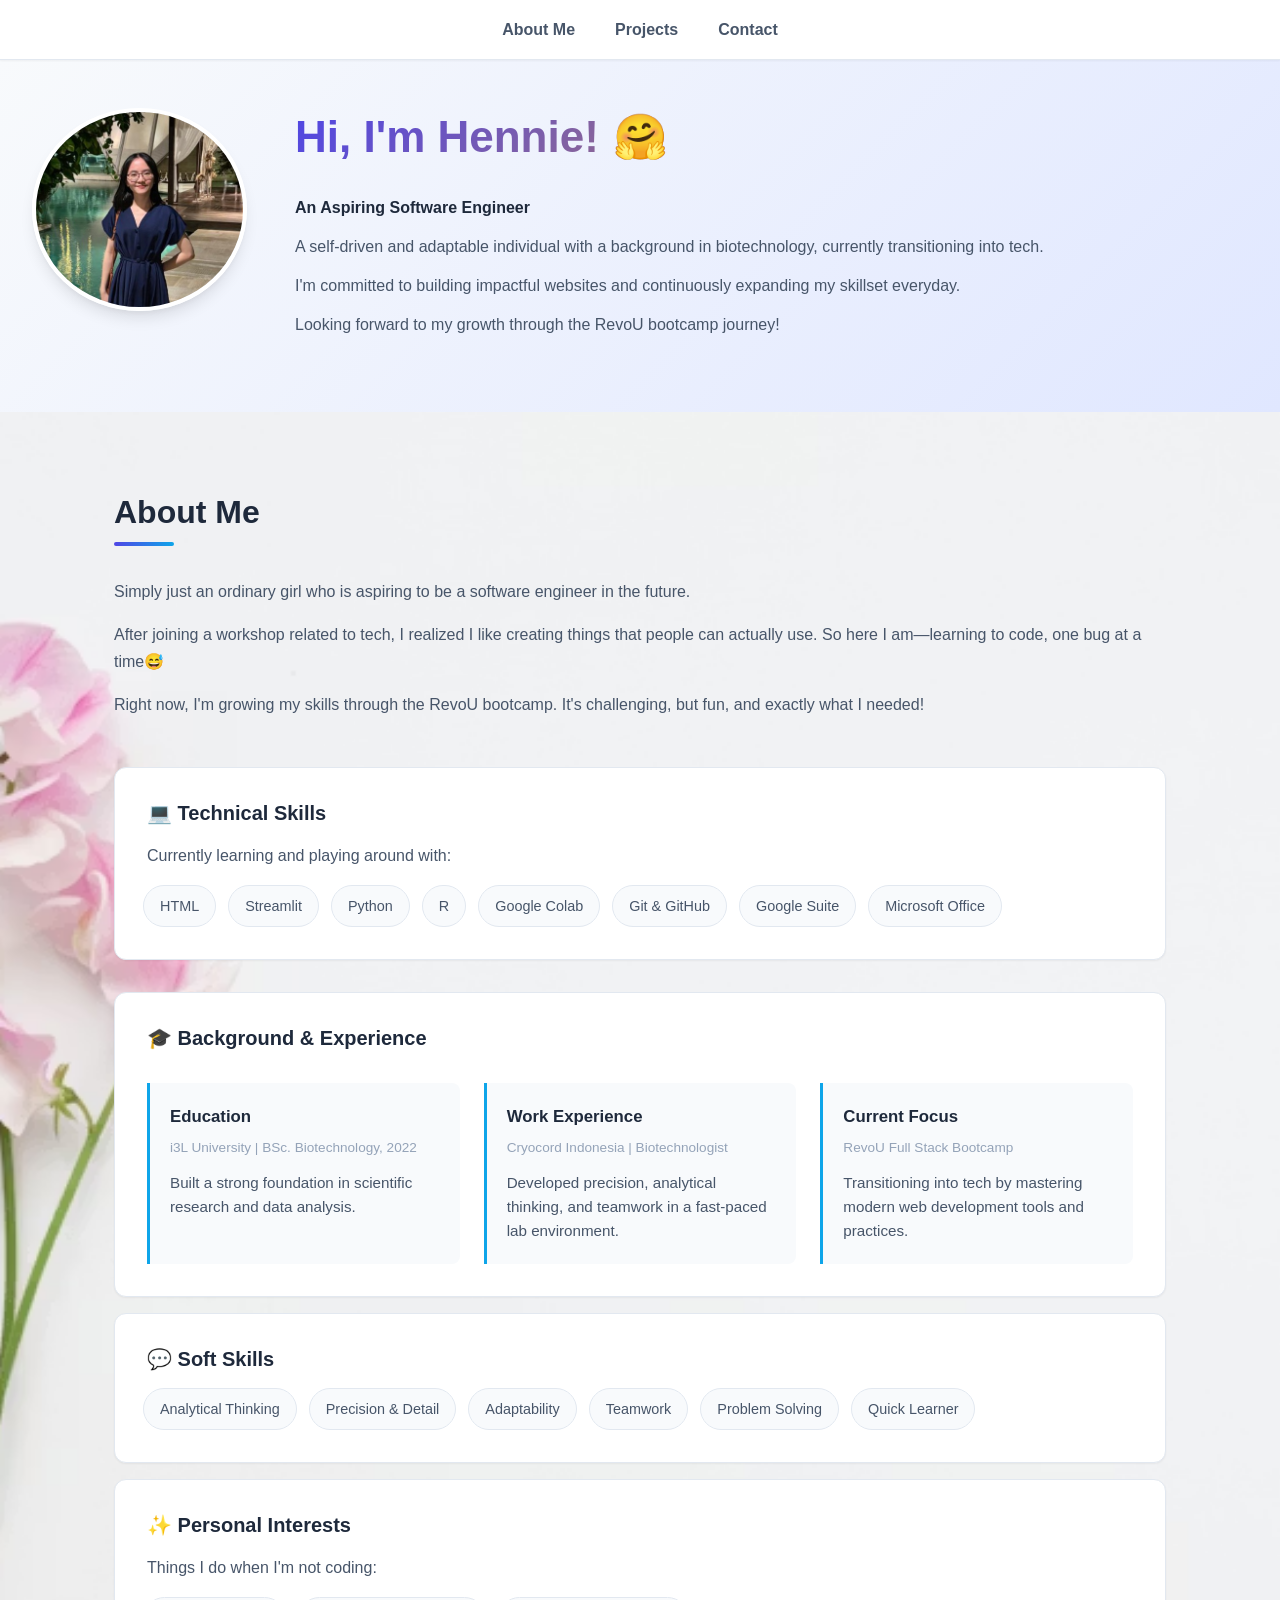
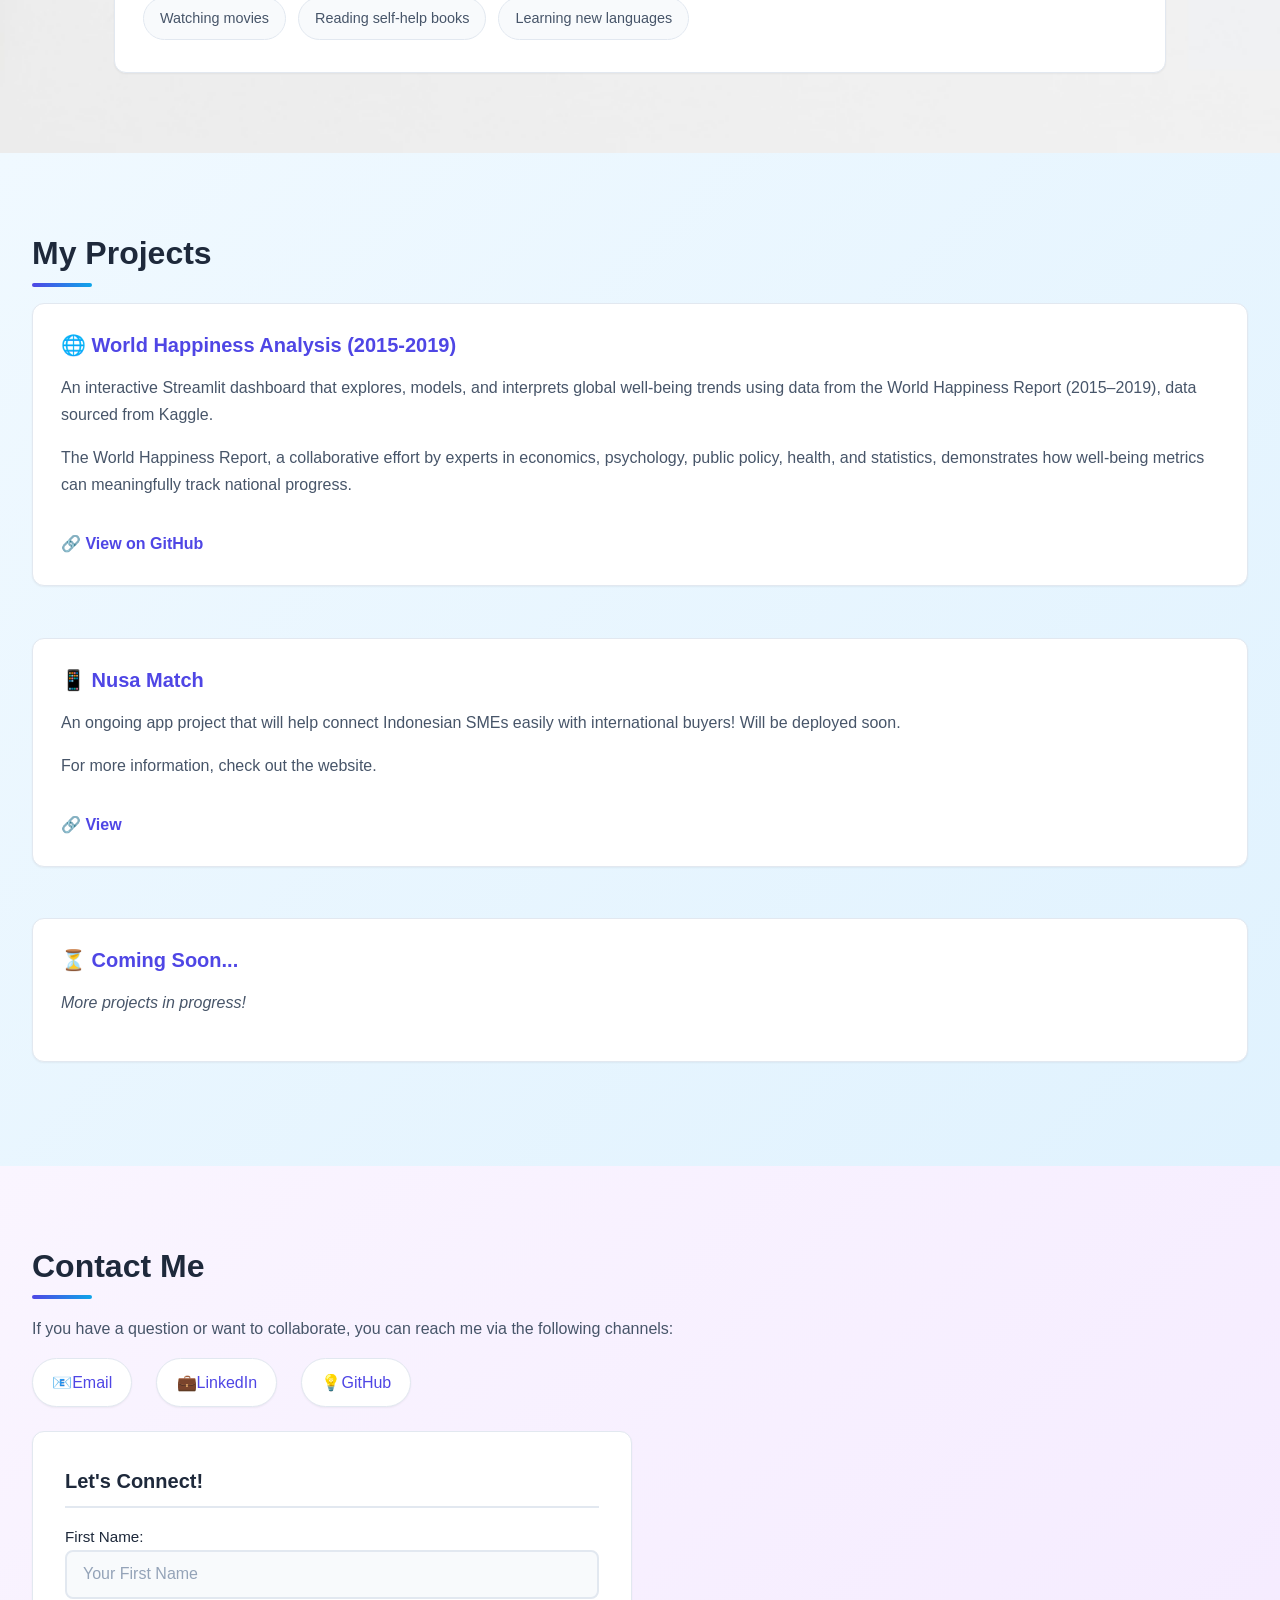
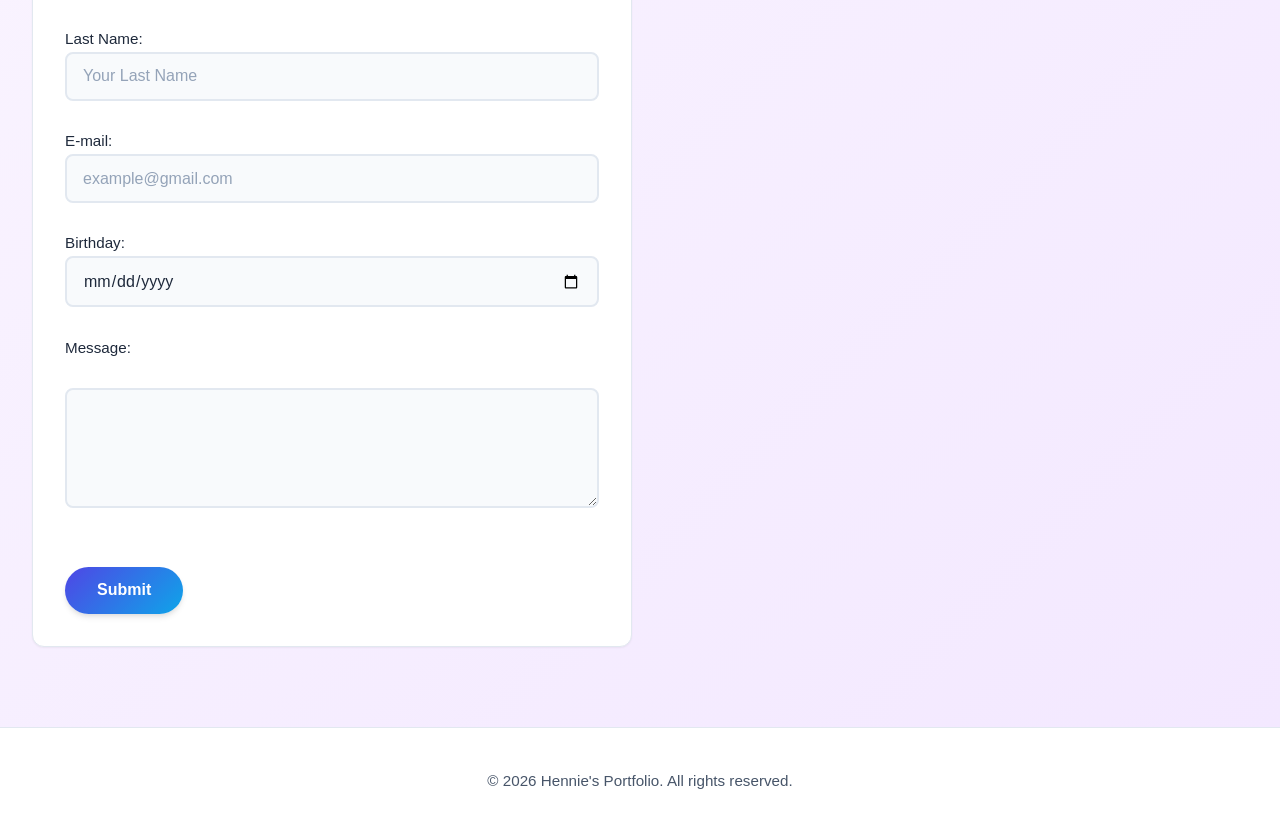
<file: index.html>
<!DOCTYPE html>
<html lang="en">
<head>
    <meta charset="UTF-8">
    <meta name="viewport" content="width=device-width, initial-scale=1.0">
    <title>Hennie's Portfolio</title>
    <link rel="stylesheet" href="index.css">
</head>
<body>

    <header>
        <nav>
            <ul>
                <li><a href="#about"><b>About Me</b></a></li>
                <li><a href="#projects"><b>Projects</b></a></li>
                <li><a href="#contact"><b>Contact</b></a></li>
            </ul>
        </nav>
    </header>

    <main id="main-content">
        <section id="home">
            <img class="home-image" src="./images/my_pic1.JPG" alt="Profile photo of Hennie" width="215">
            <div class="home-content">
                <h1 class="gradient-heading">Hi, I'm Hennie! <span class="emoji">🤗</span></h1>
                <p><strong>An Aspiring Software Engineer</strong></p> 
                <p>A self-driven and adaptable individual with a background in biotechnology, currently transitioning into tech.</p>
                <p>I'm committed to building impactful websites and continuously expanding my skillset everyday.</p>
                <p>Looking forward to my growth through the RevoU bootcamp journey!</p>
            </div>
        </section>

        <!-- About Me Section -->
        <section id="about">
            <div class="container">
                <h2>About Me</h2>
                <div class="about-intro">
                    <p>Simply just an ordinary girl who is aspiring to be a software engineer in the future.</p>
                    <p>After joining a workshop related to tech, I realized I like creating things that people can actually use. So here I am—learning to code, one bug at a time😅</p>
                    <p>Right now, I'm growing my skills through the RevoU bootcamp. It's challenging, but fun, and exactly what I needed!</p>
                </div>

                <!-- Technical Skills -->
                <article class="about-card">
                    <h3>💻 Technical Skills</h3>
                    <p>Currently learning and playing around with:</p>
                    <ul class="skills-list">
                    <li>HTML</li>
                    <li>Streamlit</li>
                    <li>Python</li>
                    <li>R</li>
                    <li>Google Colab</li>
                    <li>Git & GitHub</li>
                    <li>Google Suite</li>
                    <li>Microsoft Office</li>
                    </ul>
                </article>

                <!-- Background -->
                <article class="about-card full-width">
                    <h3>🎓 Background & Experience</h3>
                    <div class="background-grid">
                    <div class="background-item">
                        <strong>Education</strong>
                        <span>i3L University | BSc. Biotechnology, 2022</span>
                        <p>Built a strong foundation in scientific research and data analysis.</p>
                    </div>
                    <div class="background-item">
                        <strong>Work Experience</strong>
                        <span>Cryocord Indonesia | Biotechnologist</span>
                        <p>Developed precision, analytical thinking, and teamwork in a fast-paced lab environment.</p>
                    </div>
                    <div class="background-item">
                        <strong>Current Focus</strong>
                        <span>RevoU Full Stack Bootcamp</span>
                        <p>Transitioning into tech by mastering modern web development tools and practices.</p>
                    </div>
                    </div>
                </article>

                <!-- Soft Skills -->
                <article class="about-card">
                    <h3>💬 Soft Skills</h3>
                    <ul class="skills-list">
                    <li>Analytical Thinking</li>
                    <li>Precision & Detail</li>
                    <li>Adaptability</li>
                    <li>Teamwork</li>
                    <li>Problem Solving</li>
                    <li>Quick Learner</li>
                    </ul>
                </article>

                <!-- Personal Interests -->
                <article class="about-card">
                    <h3>✨ Personal Interests</h3>
                    <p>Things I do when I'm not coding:</p>
                    <ul class="skills-list">
                    <li>Watching movies</li>
                    <li>Reading self-help books</li>
                    <li>Learning new languages</li>
                    </ul>
                </article>
            </div>
        </section>

        <!-- Projects Section -->
        <section id="projects">
            <h2>My Projects</h2>
            <article>
                <h3>🌐 World Happiness Analysis (2015-2019)</h3>
                <p>An interactive Streamlit dashboard that explores, models, and interprets global well-being trends using data from the World Happiness Report (2015–2019), data sourced from Kaggle.</p>
                <p>The World Happiness Report, a collaborative effort by experts in economics, psychology, public policy, health, and statistics, demonstrates how well-being metrics can meaningfully track national progress.</p>
                <a href="https://github.com/hhennie-debug/World-Happiness-Analysis-2015-to-2019" target="_blank" rel="noopener">🔗 View on GitHub</a>
            </article>
            <br>
            <article>
                <h3>📱 Nusa Match</h3>
                <p>An ongoing app project that will help connect Indonesian SMEs easily with international buyers! Will be deployed soon.</p>
                <p>For more information, check out the website.</p>
                <a href="https://www.nusamatch.com/" target="_blank" rel="noopener">🔗 View</a>
            </article>
            <br>
            <article>
                <h3>⏳ Coming Soon...</h3>
                <p><em>More projects in progress!</em></p>
            </article>
        </section>

        <!-- Contact Section -->
        <section id="contact">
            <h2>Contact Me</h2>
            <p>If you have a question or want to collaborate, you can reach me via the following channels:</p>
            <ul>
                <li><a href="mailto:setiawanhennie@gmail.com">📧Email</a></li>
                <li><a href="https://www.linkedin.com/in/henniehennie">💼LinkedIn</a></li>
                <li><a href="https://github.com/setiawanhennie-glitch">💡GitHub</a></li>
            </ul>

        <form action="/action_page.php">
                <fieldset>
                    <legend>Let's Connect!</legend>
                    <label for="fname">First Name:</label>
                    <input type="text" id="fname" name="fname" placeholder="Your First Name" required><br><br>
                    <label for="lname">Last Name:</label>
                    <input type="text" id="lname" name="lname" placeholder="Your Last Name" required><br><br>
                    <label for="email">E-mail:</label>
                    <input type="email" id="email" name="email" placeholder="example@gmail.com" required><br><br>
                    <label for="birthday">Birthday:</label>
                    <input type="date" id="birthday" name="birthday"><br><br>
                    <label for="message">Message:</label><br>
                    <textarea id="message" name="message" 
                        placeholder="Tell me about yourself!"  
                        rows="4" cols="80" required>
                    </textarea><br><br>                    
                    <input type="submit" value="Submit">
                </fieldset>
        </form>
        </section>
    </main>

    <!-- Footer Section -->
    <footer>
        <p>&copy; 2026 Hennie's Portfolio. All rights reserved.</p>
    </footer>

</body>
</html>
</file>
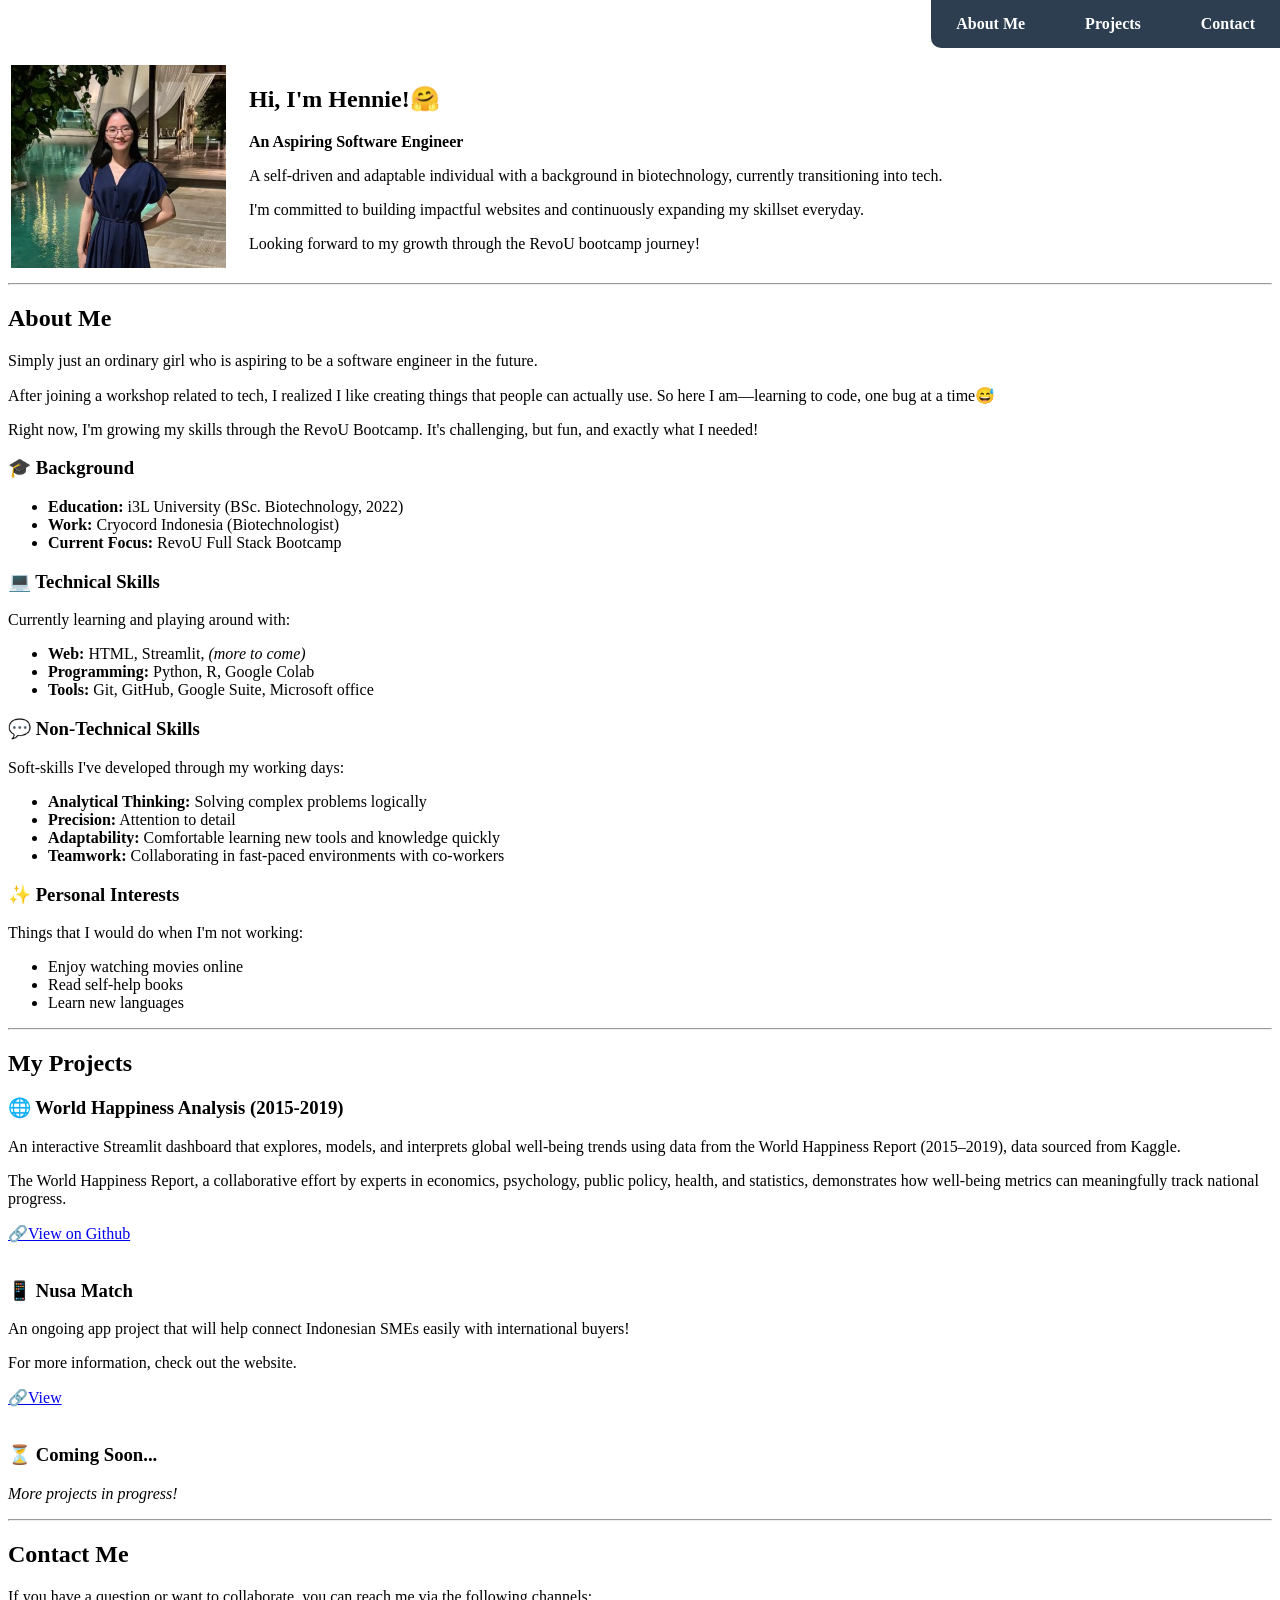
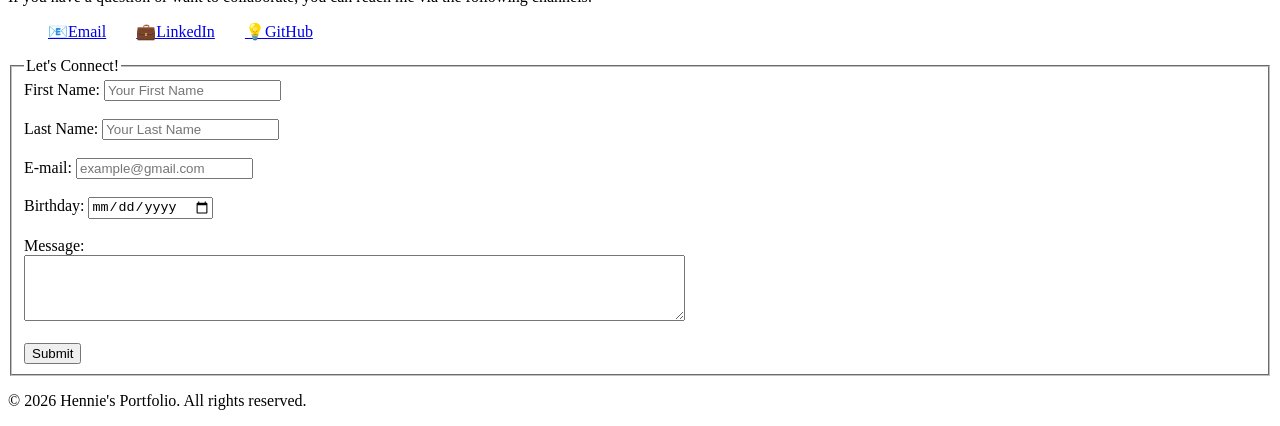
<file: hennie_portfolio.html>
<!DOCTYPE html>
<html lang="en">
<head>
    <meta charset="UTF-8">
    <meta name="viewport" content="width=device-width, initial-scale=1.0">
    <title>Hennie's Portfolio</title>
</head>
<body>

<header>
    <nav style="position: fixed; top: 0; right: 0; padding: 15px 25px; 
                background-color: #2c3e50; border-radius: 0 0 0 10px;">
        <ul style="display: flex; list-style: none; gap: 30px; margin: 0; padding: 0;">
            <li><a href="#about" style="color: white; text-decoration: none;"><b>About Me</b></a></li><br>
            <li><a href="#projects" style="color: white; text-decoration: none;"><b>Projects</b></a></li><br>
            <li><a href="#contact" style="color: white; text-decoration: none;"><b>Contact</b></a></li>
        </ul>
    </nav>
</header>

    <!-- Home Section -->
    <main>
        <section id="home">
            <br><br><br>
            <table>
                <tr>
                    <td style="vertical-align: top;">
                        <img src="/my_pic1.JPG" alt="Profile photo of Hennie" width="215">
                    </td>
                    <td style="vertical-align: top; padding-left: 20px;">
                        <h1>Hi, I'm Hennie!🤗</h1> 
                        <p><strong>An Aspiring Software Engineer</strong></p> 
                        <p>A self-driven and adaptable individual with a background in biotechnology, currently transitioning into tech.</p>
                        <p>I'm committed to building impactful websites and continuously expanding my skillset everyday.</p>
                        <p>Looking forward to my growth through the RevoU bootcamp journey!</p>
                    </td>
                </tr>
            </table>
        </section>

        <hr>

        <!-- About Me Section -->
        <section id="about">
            <h2>About Me</h2>
            <p>Simply just an ordinary girl who is aspiring to be a software engineer in the future.</p>
            <p>After joining a workshop related to tech, I realized I like creating things that people can actually use. So here I am—learning to code, one bug at a time😅</p>
            <p>Right now, I'm growing my skills through the RevoU Bootcamp. It's challenging, but fun, and exactly what I needed!</p>
        
        <!-- Education & Work & Skills & Interests Section -->
        <h3>🎓 Background</h3>
        <ul>
            <li>
                <strong>Education:</strong> i3L University (BSc. Biotechnology, 2022)
            </li>
            <li>
                <strong>Work:</strong> Cryocord Indonesia (Biotechnologist)
            </li>
            <li>
                <strong>Current Focus:</strong> RevoU Full Stack Bootcamp
            </li>
        </ul>

        <h3>💻 Technical Skills</h3>
        <p>Currently learning and playing around with:</p>
        <ul>
            <li><strong>Web:</strong> HTML, Streamlit, <em>(more to come)</em></li>
            <li><strong>Programming:</strong> Python, R, Google Colab</li>
            <li><strong>Tools:</strong> Git, GitHub, Google Suite, Microsoft office</li>
        </ul>

        <h3>💬 Non-Technical Skills</h3>
        <p>Soft-skills I've developed through my working days:</p>
        <ul>
            <li><strong>Analytical Thinking:</strong> Solving complex problems logically</li>
            <li><strong>Precision:</strong> Attention to detail</li>
            <li><strong>Adaptability:</strong> Comfortable learning new tools and knowledge quickly</li>
            <li><strong>Teamwork:</strong> Collaborating in fast-paced environments with co-workers</li>
        </ul>

        <h3>✨ Personal Interests</h3>
        <p>Things that I would do when I'm not working:</p>
        <ul>
            <li>Enjoy watching movies online</li>
            <li>Read self-help books</li>
            <li>Learn new languages</li>
        </ul>
        </section>

        <hr>

        <!-- Projects Section -->
        <section id="projects">
            <h2>My Projects</h2>
            <article>
                <h3>🌐 World Happiness Analysis (2015-2019)</h3>
                <p>An interactive Streamlit dashboard that explores, models, and interprets global well-being trends using data from the World Happiness Report (2015–2019), data sourced from Kaggle.</p>
                <p>The World Happiness Report, a collaborative effort by experts in economics, psychology, public policy, health, and statistics, demonstrates how well-being metrics can meaningfully track national progress.</p>
                <a href="https://github.com/hhennie-debug/World-Happiness-Analysis-2015-to-2019">🔗View on Github</a>
            </article>
            <br>
            <article>
                <h3>📱 Nusa Match</h3>
                <p>An ongoing app project that will help connect Indonesian SMEs easily with international buyers!</p>
                <p>For more information, check out the website.</p>
                <a href="https://www.nusamatch.com/">🔗View</a>
            </article>
            <br>
            <article>
                <h3>⏳ Coming Soon...</h3>
                <p><em>More projects in progress!</em></p>
            </article>
        </section>

        <hr>

        <!-- Contact Section -->
        <section id="contact">
            <h2>Contact Me</h2>
            <p>If you have a question or want to collaborate, you can reach me via the following channels:</p>
            <ul style="display: flex; list-style: none; gap: 30px;">
                <li><a href="mailto:setiawanhennie@gmail.com">📧Email</a></li>
                <li><a href="https://www.linkedin.com/in/henniehennie">💼LinkedIn</a></li>
                <li><a href="https://github.com/setiawanhennie-glitch">💡GitHub</a></li>
            </ul>

        <form action="/action_page.php">
                <fieldset>
                    <legend>Let's Connect!</legend>
                    <label for="fname">First Name:</label>
                    <input type="text" id="fname" name="fname" placeholder="Your First Name" required><br><br>
                    <label for="lname">Last Name:</label>
                    <input type="text" id="lname" name="lname" placeholder="Your Last Name" required><br><br>
                    <label for="email">E-mail:</label>
                    <input type="email" id="email" name="email" placeholder="example@gmail.com" required><br><br>
                    <label for="birthday">Birthday:</label>
                    <input type="date" id="birthday" name="birthday"><br><br>
                    <label for="message">Message:</label><br>
                    <textarea id="message" name="message" 
                      rows="4" cols="80" required
                      placeholder="Tell me about yourself!">
                    </textarea><br><br>                    
                    <input type="submit" value="Submit">
                </fieldset>
        </form>
        </section>
    </main>

    <!-- Footer Section -->
    <footer>
        <p>&copy; 2026 Hennie's Portfolio. All rights reserved.</p>
    </footer>

</body>
</html>
</file>
<file: index.css>
:root {
  /* Color Palette */
  --primary: #4f46e5;         
  --primary-hover: #4338ca;
  --secondary: #0ea5e9;        
  --accent: #f59e0b;         
  
  --bg-body: #f8fafc;
  --bg-card: #ffffff;
  --bg-nav: rgba(255, 255, 255, 0.95);
  
  --text-primary: #1e293b;
  --text-secondary: #475569;
  --text-light: #94a3b8;
  
  --border: #e2e8f0;
  --shadow-sm: 0 1px 2px rgba(0, 0, 0, 0.05);
  --shadow-md: 0 4px 6px -1px rgba(0, 0, 0, 0.1), 0 2px 4px -1px rgba(0, 0, 0, 0.06);
  --shadow-lg: 0 10px 15px -3px rgba(0, 0, 0, 0.1), 0 4px 6px -2px rgba(0, 0, 0, 0.05);
  
  /* Spacing & Layout */
  --container-max: 1100px;
  --section-padding: 5rem 2rem;
  --border-radius: 12px;
  --transition: all 0.3s cubic-bezier(0.4, 0, 0.2, 1);
}

*, *::before, *::after {
  box-sizing: border-box;
  margin: 0;
  padding: 0;
}

html {
  scroll-behavior: smooth;
  scroll-padding-top: 90px;
  scroll-snap-type: y mandatory;
  scroll-padding-bottom: 2rem;
}

body {
  font-family: -apple-system, BlinkMacSystemFont, 'Segoe UI', Roboto, Oxygen, Ubuntu, sans-serif;
  background: var(--bg-body);
  color: var(--text-primary);
  line-height: 1.7;
  font-size: 16px;
  -webkit-font-smoothing: antialiased;
  overflow-x: hidden;
  position: relative;
}

/*Section Background Colors*/
#home {
  background: linear-gradient(135deg, #f8fafc 0%, #e0e7ff 100%);
  position: relative;
  display: flex;
  flex-direction: row;
  align-items: flex-start;
  gap: 3rem;
  padding-top: 3rem;
  min-height: 22rem;
  padding-bottom: 3rem;
}

#about {
  background: 
    url('./images/photo-1685969116188-ed5ad852a97a.jpg')
    no-repeat center center/cover;
  position: relative;
}

#projects {
  background: linear-gradient(135deg, #f0f9ff 0%, #e0f2fe 100%);
}

#contact {
  background: linear-gradient(135deg, #faf5ff 0%, #f3e8ff 100%);
}

/*Typography*/
h1, h2, h3 {
  font-weight: 700;
  line-height: 1.3;
  margin-bottom: 1rem;
  color: var(--text-primary);
  position: relative;
}

h1 { 
  font-size: clamp(2rem, 5vw, 2.75rem); 
  margin-bottom: 1.25rem;
  position: relative;
  display: inline-block;
}

/* Gradient text, Typewriter effect */
.gradient-heading {
  background: linear-gradient(135deg, var(--primary), var(--secondary), var(--accent));
  background-size: 300% 300%;
  -webkit-background-clip: text;
  -webkit-text-fill-color: transparent;
  background-clip: text;
  overflow: hidden;
  border-right: 3px solid var(--primary);
  white-space: nowrap;
  margin: 0 auto;
  animation: 
    typewriter 3.5s steps(25) forwards,
    blinkCursor 0.75s step-end forwards,
    gradientFlow 12s ease infinite;
}

@keyframes typewriter {
  0% { width: 0; }
  100% { width: 100%; }
}

@keyframes blinkCursor {
  0%, 100% { border-color: transparent; }
  50% { border-color: var(--primary); }
}

@keyframes gradientFlow {
  0% { background-position: 0% 50%; }
  50% { background-position: 100% 50%; }
  100% { background-position: 0% 50%; }
}

.emoji {
  display: inline;
  -webkit-text-fill-color: initial;
  text-fill-color: initial;
  background: none;
  -webkit-background-clip: initial;
  background-clip: initial;
  margin-left: 0.1rem;
  animation: none;
}

h2 { 
  font-size: clamp(1.5rem, 4vw, 2rem); 
  position: relative; 
  padding-bottom: 0.75rem; 
}

h2::after {
  content: '';
  position: absolute;
  bottom: 0;
  left: 0;
  width: 60px;
  height: 4px;
  background: linear-gradient(90deg, var(--primary), var(--secondary));
  border-radius: 2px;
}

h3 { 
  font-size: 1.25rem; 
  margin: 2rem 0 1rem; 
  color: var(--primary);
  transition: var(--transition);
}

h3:hover {
  transform: translateX(4px);
  text-shadow: 0 2px 8px rgba(79, 70, 229, 0.15);
}

p { 
  margin-bottom: 1rem; 
  color: var(--text-secondary);
}

a {
  color: var(--primary);
  text-decoration: none;
  font-weight: 500;
  transition: var(--transition);
  position: relative;
}

a:hover {
  color: var(--primary-hover);
}

a::after {
  content: '';
  position: absolute;
  width: 0;
  height: 2px;
  bottom: -2px;
  left: 0;
  background: var(--primary);
  transition: var(--transition);
}

a:hover::after { 
  width: 100%; 
}

/*Layout*/
.container {
  max-width: var(--container-max);
  margin: 0 auto;
  padding: 0 1.5rem;
}

main { 
  position: relative; 
  z-index: 1; 
}

section {
  padding: var(--section-padding);
  max-width: 100%;
  margin: 0 auto;
  animation: fadeInUp 0.6s ease-out forwards;
  opacity: 0;
  transform: translateY(20px);
  scroll-snap-align: start;
  min-height: 100vh;
  height: auto;
  display: flex;
  flex-direction: column;
  justify-content: center;
}

@keyframes fadeInUp {
  to {
    opacity: 1;
    transform: translateY(0);
  }
}

/*Header & Navigation*/
header {
  position: sticky;
  top: 0;
  z-index: 1000;
  background: var(--bg-nav);
  backdrop-filter: blur(10px);
  border-bottom: 1px solid var(--border);
  box-shadow: var(--shadow-sm);
  transition: var(--transition);
}

nav ul {
  display: flex;
  justify-content: center;
  gap: 2.5rem;
  list-style: none;
  padding: 1rem 0;
}

nav a {
  font-size: 1rem;
  font-weight: 600;
  color: var(--text-secondary);
  padding: 0.5rem 0;
  position: relative;
}

nav a:hover,
nav a:focus {
  color: var(--primary);
}

nav a::after {
  height: 3px;
  border-radius: 3px;
}

/*Home Section*/
.home-image {
  flex-shrink: 0;
  width: clamp(180px, 30vw, 215px);
  height: auto;
  border-radius: 50%;
  object-fit: cover;
  border: 4px solid var(--bg-card);
  box-shadow: var(--shadow-lg);
  transition: var(--transition);
  position: relative;
  animation: floatImage 6s ease-in-out infinite;
  will-change: transform;
  max-width: 100%;  
}

@keyframes floatImage {
  0%, 100% { transform: translateY(0) rotate(0deg); }
  50% { transform: translateY(12px) rotate(1deg); }
}

.home-image:hover {
  transform: scale(1.03) rotate(2deg);
  box-shadow: 0 20px 25px -5px rgba(79, 70, 229, 0.25);
  animation-play-state: paused;
}

.home-content {
  flex: 1;
  min-width: 0;
  width: 100%;
}

.home-content h1 {
  margin-bottom: 1.25rem;
  background: linear-gradient(135deg, var(--primary), var(--accent));
  -webkit-background-clip: text;
  -webkit-text-fill-color: transparent;
  background-clip: text;
}

.home-content p {
  margin-bottom: 0.75rem;
  position: relative;
}

.home-content strong {
  color: var(--text-primary);
  font-weight: 600;
  position: relative;
}


/*About Section - Grid Layout*/
#about .about-grid {
  display: grid;
  grid-template-columns: repeat(2, 1fr);
  gap: 2rem;
  margin-top: 2rem;
}

/* Card Styles */
#about .about-card {
  background: var(--bg-card);
  border: 1px solid var(--border);
  border-radius: var(--border-radius);
  padding: 2rem;
  margin-top: 1rem;
  box-shadow: var(--shadow-sm);
  transition: var(--transition);
  position: relative;
  overflow: hidden;
  display: flex;
  flex-direction: column;
}

#about .about-card:hover {
  transform: translateY(-4px);
  box-shadow: var(--shadow-lg);
  border-color: var(--primary);
}

#about .about-card::before {
  content: '';
  position: absolute;
  top: 0;
  left: 0;
  width: 4px;
  height: 100%;
  background: linear-gradient(180deg, var(--primary), var(--secondary));
  opacity: 0;
  transition: var(--transition);
  pointer-events: none;
}

#about .about-card:hover::before {
  opacity: 1;
}

/* Card Typography */
#about .about-card h3 {
  margin-top: 0;
  margin-bottom: 1rem;
  font-size: 1.25rem;
  color: var(--text-primary);
  display: flex;
  align-items: center;
  gap: 0.5rem;
}

#about .about-card p {
  max-width: 100%;
  margin-bottom: 1rem;
  color: var(--text-secondary);
}

/* Skills List */
#about .skills-list {
  list-style: none;
  padding: 0;
  margin: 0 -0.25rem;
  display: flex;
  flex-wrap: wrap;
  gap: 0.75rem;
}

#about .skills-list li {
  background: var(--bg-body);
  color: var(--text-secondary);
  padding: 0.5rem 1rem;
  border-radius: 50px;
  font-size: 0.9rem;
  font-weight: 500;
  border: 1px solid var(--border);
  transition: var(--transition);
  white-space: nowrap;
}

#about .skills-list li:hover {
  background: var(--primary);
  color: white;
  border-color: var(--primary);
  transform: translateY(-2px);
  box-shadow: var(--shadow-sm);
}

/* Background Grid */
#about .background-grid {
  display: grid;
  grid-template-columns: repeat(auto-fit, minmax(220px, 1fr));
  gap: 1.5rem;
  margin-top: 1rem;
}

#about .background-item {
  padding: 1.25rem;
  border-left: 3px solid var(--secondary);
  background: var(--bg-body);
  border-radius: 0 8px 8px 0;
  transition: var(--transition);
}

#about .background-item:hover {
  background: white;
  border-left-color: var(--primary);
  transform: translateX(4px);
}

#about .background-item strong {
  display: block;
  color: var(--text-primary);
  margin-bottom: 0.25rem;
  font-size: 1.05rem;
}

#about .background-item span {
  display: block;
  font-size: 0.85rem;
  color: var(--text-light);
  margin-bottom: 0.75rem;
  font-weight: 500;
}

#about .background-item p {
  font-size: 0.95rem;
  margin-bottom: 0;
  line-height: 1.6;
}

#about .about-card.full-width {
  grid-column: 1 / -1;
  margin-top: 2rem;
}

.about-intro {
  max-width: 100%;
  margin: 2rem 0 3rem 0;
  color: var(--text-secondary);
  line-height: 1.7;
}

.about-intro p {
  margin-bottom: 1rem;
  color: var(--text-secondary);
}

/*Projects Section*/
#projects article {
  background: var(--bg-card);
  border-radius: var(--border-radius);
  padding: 1.75rem;
  margin-bottom: 1.5rem;
  border: 1px solid var(--border);
  box-shadow: var(--shadow-sm);
  transition: var(--transition);
  position: relative;
  overflow: hidden;
}

#projects article::before {
  content: '';
  position: absolute;
  top: 0;
  left: 0;
  width: 4px;
  height: 100%;
  background: linear-gradient(180deg, var(--primary), var(--secondary));
  opacity: 0;
  transition: var(--transition);
}

#projects article:hover {
  transform: translateY(-4px);
  box-shadow: var(--shadow-lg);
  border-color: var(--primary);
}

#projects article:hover::before {
  opacity: 1;
}

#projects h3 {
  margin-top: 0;
  display: flex;
  align-items: center;
  gap: 0.5rem;
}

#projects a {
  display: inline-flex;
  align-items: center;
  gap: 0.35rem;
  margin-top: 1rem;
  font-weight: 600;
}

#projects a:hover {
  gap: 0.6rem;
}

/*Contact Section*/
#contact ul {
  list-style: none;
  display: flex;
  gap: 1.5rem;
  flex-wrap: wrap;
}

#contact ul li a {
  display: flex;
  align-items: center;
  gap: 0.4rem;
  padding: 0.6rem 1.2rem;
  background: var(--bg-card);
  border: 1px solid var(--border);
  border-radius: 50px;
  font-weight: 500;
  transition: var(--transition);
  box-shadow: var(--shadow-sm);
}

#contact ul li a:hover {
  background: var(--primary);
  color: white;
  border-color: var(--primary);
  transform: translateY(-2px);
  box-shadow: var(--shadow-md);
}

#contact ul li a:hover::after {
  background: white;
}

/*Form Styling*/
form {
  background: var(--bg-card);
  border-radius: var(--border-radius);
  padding: 2rem;
  border: 1px solid var(--border);
  box-shadow: var(--shadow-sm);
  max-width: 600px;
  margin-top: 1.5rem;
}

fieldset {
  border: none;
  padding: 0;
  margin: 0;
}

legend {
  font-weight: 700;
  font-size: 1.25rem;
  color: var(--text-primary);
  margin-bottom: 1rem;
  padding-bottom: 0.5rem;
  border-bottom: 2px solid var(--border);
  width: 100%;
}

label {
  display: flex;
  flex-direction: column;
  font-weight: 500;
  color: var(--text-primary);
  font-size: 0.95rem;
}

input[type="text"],
input[type="email"],
input[type="date"],
textarea {
  width: 100%;
  padding: 0.85rem 1rem;
  border: 2px solid var(--border);
  border-radius: 8px;
  font-size: 1rem;
  background: var(--bg-body);
  color: var(--text-primary);
  transition: var(--transition);
  font-family: inherit;
}

input:focus,
textarea:focus {
  outline: none;
  border-color: var(--primary);
  background: white;
  box-shadow: 0 0 0 4px rgba(79, 70, 229, 0.1);
}

input::placeholder,
textarea::placeholder {
  color: var(--text-light);
}

textarea {
  resize: vertical;
  min-height: 120px;
}

input[type="submit"] {
  margin-top: 1.5rem;
  width: auto;
  padding: 0.9rem 2rem;
  background: linear-gradient(135deg, var(--primary), var(--secondary));
  color: white;
  border: none;
  border-radius: 50px;
  font-weight: 600;
  font-size: 1rem;
  cursor: pointer;
  transition: var(--transition);
  box-shadow: var(--shadow-md);
}

input[type="submit"]:hover {
  transform: translateY(-2px);
  box-shadow: 0 12px 20px -4px rgba(79, 70, 229, 0.4);
}

input[type="submit"]:active {
  transform: translateY(0);
}

/*Footer*/
footer {
  text-align: center;
  padding: 2.5rem 2rem 2rem;
  color: var(--text-secondary);
  font-size: 0.95rem;
  border-top: 1px solid var(--border);
  background: var(--bg-card);
  scroll-snap-align: end;
  min-height: auto;
}

footer p {
  margin: 0;
}

/*Responsive Design*/
@media (max-width: 992px) {
  #about .about-grid {
    grid-template-columns: repeat(2, 1fr);
    gap: 1.5rem;
  }
}

@media (max-width: 768px) {
  :root {
    --section-padding: 3.5rem 1.5rem;
  }
  
  html {
    scroll-snap-type: y proximity; 
  }
  
  nav ul {
    gap: 1.5rem;
    flex-wrap: wrap;
  }
  
  #home {
    background-attachment: scroll;
    flex-direction: column;
    text-align: center;
    padding-top: 2rem;
    gap: 2rem;
  }

  .home-image {
    margin-bottom: 1rem;
  }
  
  .home-content h1 {
    justify-content: center;
  }
  
  #contact ul {
    justify-content: center;
  }
  
  form {
    padding: 1.5rem;
  }
  
  input[type="submit"] {
    width: 100%;
  }
  
  /* About Grid Responsive */
  #about {
    background-attachment: scroll;
    background-position: left top !important;
    background-size: cover !important;
  }

  #about .about-grid {
    grid-template-columns: 1fr;
    gap: 1.5rem;
  }
  
  #about .about-card {
    padding: 1.75rem;
  }
  
  #about .background-grid {
    grid-template-columns: 1fr;
  }
  
  #about .skills-list {
    gap: 0.5rem;
  }
  
  #about .skills-list li {
    font-size: 0.85rem;
    padding: 0.4rem 0.9rem;
  }
}

@media (max-width: 480px) {
  nav ul {
    gap: 1rem;
    font-size: 0.9rem;
  }
  
  h1 { font-size: 1.8rem; }
  h2 { font-size: 1.4rem; }
  
  section {
    padding: 2.5rem 1rem;
  }
  
  #about .about-card {
    padding: 1.5rem;
  }
  
  #about .about-card h3 {
    font-size: 1.15rem;
  }
  
  #about .background-item {
    padding: 1rem;
  }
}

/*Accessibility & Focus States*/
@media (prefers-reduced-motion: reduce) {
  *, *::before, *::after {
    animation-duration: 0.01ms !important;
    animation-iteration-count: 1 !important;
    transition-duration: 0.01ms !important;
    scroll-behavior: auto !important;
  }
  
  html {
    scroll-snap-type: none;
  }
  
  #about .about-card,
  #about .about-card::before,
  #about .skills-list li,
  #about .background-item {
    transition: none !important;
    transform: none !important;
  }
}

:focus-visible {
  outline: 3px solid var(--secondary);
  outline-offset: 2px;
  border-radius: 4px;
}

/* Focus for cards */
#about .about-card:focus-visible {
  outline: 3px solid var(--secondary);
  outline-offset: 2px;
}
</file>
